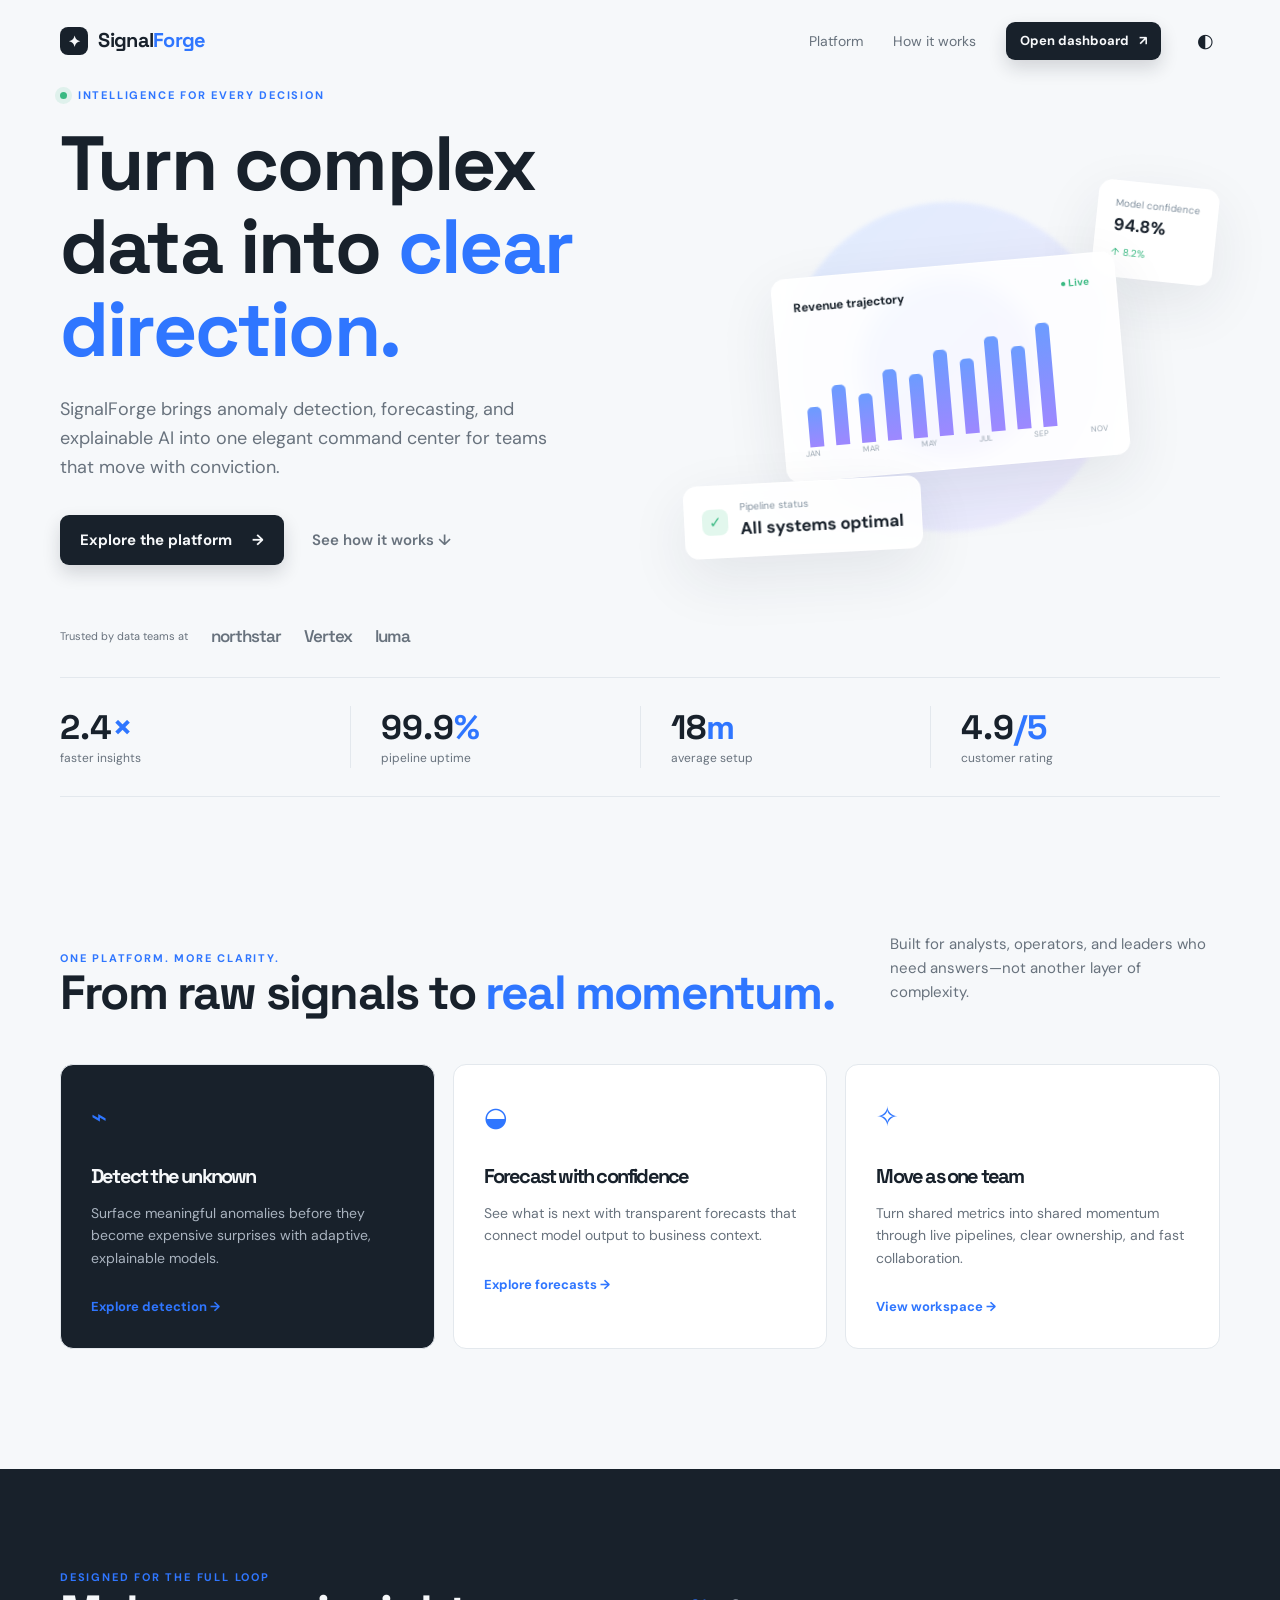
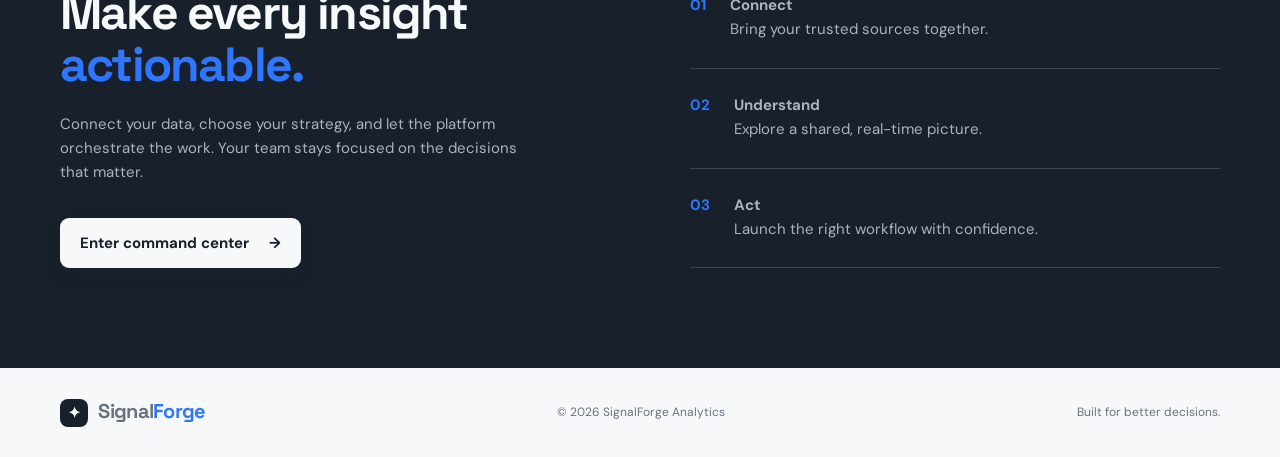
<file: frontend/index.html>
<!doctype html><html lang="en"><head><meta charset="utf-8"><meta name="viewport" content="width=device-width, initial-scale=1"><meta name="description" content="AI-powered analytics orchestration for modern data teams"><title>SignalForge | AI Analytics Platform</title><link rel="preconnect" href="https://fonts.googleapis.com"><link href="https://fonts.googleapis.com/css2?family=DM+Sans:wght@400;500;600;700&family=Space+Grotesk:wght@500;600;700&display=swap" rel="stylesheet"><link rel="stylesheet" href="css/style.css"></head><body><nav class="nav container"><a class="brand" href="index.html"><span class="brand-mark">✦</span> Signal<span>Forge</span></a><div class="nav-links"><a href="#features">Platform</a><a href="#workflow">How it works</a><a href="dashboard.html" class="btn btn-small">Open dashboard <span>↗</span></a><button class="icon-btn" data-theme-toggle aria-label="Toggle theme">◐</button></div><button class="menu-btn" aria-label="Open menu">☰</button></nav><main><section class="hero container"><div class="hero-copy"><div class="eyebrow"><span class="pulse"></span> Intelligence for every decision</div><h1>Turn complex data into <em>clear direction.</em></h1><p class="hero-lead">SignalForge brings anomaly detection, forecasting, and explainable AI into one elegant command center for teams that move with conviction.</p><div class="hero-actions"><a class="btn" href="dashboard.html">Explore the platform <span>→</span></a><a class="text-link" href="#workflow">See how it works <span>↓</span></a></div><div class="trust"><span>Trusted by data teams at</span><strong>northstar</strong><strong>Vertex</strong><strong>luma</strong></div></div><div class="hero-visual"><div class="orb orb-one"></div><div class="orb orb-two"></div><div class="mini-card card-top"><span class="mini-label">Model confidence</span><strong>94.8%</strong><span class="up">↑ 8.2%</span></div><div class="chart-card"><div class="chart-card-head"><span>Revenue trajectory</span><span class="live-dot">● Live</span></div><div class="sparkline"><span></span><span></span><span></span><span></span><span></span><span></span><span></span><span></span><span></span><span></span><i></i></div><div class="axis"><span>JAN</span><span>MAR</span><span>MAY</span><span>JUL</span><span>SEP</span><span>NOV</span></div></div><div class="mini-card card-bottom"><span class="status-check">✓</span><div><span class="mini-label">Pipeline status</span><strong>All systems optimal</strong></div></div></div></section><section class="stats container"><div><strong>2.4<span>×</span></strong><span>faster insights</span></div><div><strong>99.9<span>%</span></strong><span>pipeline uptime</span></div><div><strong>18<span>m</span></strong><span>average setup</span></div><div><strong>4.9<span>/5</span></strong><span>customer rating</span></div></section><section class="section container" id="features"><div class="section-heading"><div><div class="eyebrow">One platform. More clarity.</div><h2>From raw signals to <em>real momentum.</em></h2></div><p>Built for analysts, operators, and leaders who need answers—not another layer of complexity.</p></div><div class="feature-grid"><article class="feature-card accent"><div class="feature-icon">⌁</div><h3>Detect the unknown</h3><p>Surface meaningful anomalies before they become expensive surprises with adaptive, explainable models.</p><a href="dashboard.html">Explore detection <span>→</span></a></article><article class="feature-card"><div class="feature-icon">◒</div><h3>Forecast with confidence</h3><p>See what is next with transparent forecasts that connect model output to business context.</p><a href="dashboard.html">Explore forecasts <span>→</span></a></article><article class="feature-card"><div class="feature-icon">✧</div><h3>Move as one team</h3><p>Turn shared metrics into shared momentum through live pipelines, clear ownership, and fast collaboration.</p><a href="dashboard.html">View workspace <span>→</span></a></article></div></section><section class="workflow" id="workflow"><div class="container workflow-inner"><div class="workflow-copy"><div class="eyebrow">Designed for the full loop</div><h2>Make every insight <em>actionable.</em></h2><p>Connect your data, choose your strategy, and let the platform orchestrate the work. Your team stays focused on the decisions that matter.</p><a class="btn btn-light" href="dashboard.html">Enter command center <span>→</span></a></div><div class="steps"><div><b>01</b><span><strong>Connect</strong> Bring your trusted sources together.</span></div><div><b>02</b><span><strong>Understand</strong> Explore a shared, real-time picture.</span></div><div><b>03</b><span><strong>Act</strong> Launch the right workflow with confidence.</span></div></div></div></section></main><footer class="footer container"><a class="brand" href="index.html"><span class="brand-mark">✦</span> Signal<span>Forge</span></a><span>© 2026 SignalForge Analytics</span><span>Built for better decisions.</span></footer><script src="js/theme.js"></script><script src="js/app.js"></script></body></html>
</file>
<file: frontend/css/style.css>
:root{--ink:#18212b;--muted:#68727d;--paper:#f6f8fa;--surface:#fff;--line:#e3e8ed;--blue:#2f76ff;--purple:#8067f2;--orange:#ff9a62;--green:#39b982;--shadow:0 20px 60px rgba(29,45,65,.09)}[data-theme=dark]{--ink:#e9eef5;--muted:#94a1b0;--paper:#111820;--surface:#19232d;--line:#2b3946;--shadow:0 20px 60px rgba(0,0,0,.2)}*{box-sizing:border-box}html{scroll-behavior:smooth}body{margin:0;background:var(--paper);color:var(--ink);font:15px 'DM Sans',sans-serif;line-height:1.6;transition:background .25s,color .25s}a{color:inherit;text-decoration:none}.container{width:min(1160px,calc(100% - 48px));margin:auto}.nav{height:82px;display:flex;align-items:center;justify-content:space-between}.brand{font:700 20px 'Space Grotesk';letter-spacing:-.7px}.brand span:last-child{color:var(--blue)}.brand-mark{display:inline-grid;place-items:center;width:28px;height:28px;margin-right:6px;background:var(--ink);color:var(--paper);border-radius:8px;font-size:15px}.nav-links{display:flex;align-items:center;gap:30px;color:var(--muted);font-size:14px}.nav-links a:hover,.text-link:hover{color:var(--blue)}.btn{display:inline-flex;align-items:center;gap:20px;padding:13px 20px;border:0;border-radius:9px;background:var(--ink);color:var(--paper);font-weight:700;cursor:pointer;box-shadow:0 8px 18px rgba(24,33,43,.16);transition:transform .2s,box-shadow .2s}.btn:hover{transform:translateY(-2px);box-shadow:0 13px 26px rgba(24,33,43,.2)}.btn-small{padding:9px 14px;gap:10px;font-size:13px}.icon-btn,.menu-btn{border:0;background:transparent;color:var(--ink);cursor:pointer;font-size:19px}.menu-btn{display:none}.hero{min-height:570px;display:grid;grid-template-columns:1fr 1fr;gap:80px;align-items:center}.eyebrow{text-transform:uppercase;letter-spacing:1.8px;color:var(--blue);font-size:11px;font-weight:700}.pulse,.live-dot{display:inline-block;color:var(--green);margin-right:6px}.pulse{width:7px;height:7px;border-radius:50%;background:var(--green);box-shadow:0 0 0 5px rgba(57,185,130,.12)}h1,h2,h3{font-family:'Space Grotesk';line-height:1.08;letter-spacing:-1.8px;margin:0}h1{font-size:clamp(48px,6vw,77px);max-width:650px;margin:18px 0 24px}em{font-style:normal;color:var(--blue)}h2{font-size:clamp(32px,4vw,48px)}.hero-lead{font-size:18px;color:var(--muted);max-width:510px}.hero-actions{display:flex;align-items:center;gap:28px;margin-top:34px}.text-link{color:var(--muted);font-weight:600}.trust{display:flex;gap:23px;align-items:center;margin-top:60px;color:var(--muted);font-size:11px}.trust strong{color:var(--muted);font:600 17px 'Space Grotesk';letter-spacing:-1px}.hero-visual{height:410px;position:relative;display:grid;place-items:center}.orb{position:absolute;border-radius:50%;filter:blur(2px)}.orb-one{width:330px;height:330px;background:linear-gradient(135deg,#d9e7ff,#ece7ff);opacity:.75}.orb-two{width:180px;height:180px;background:linear-gradient(135deg,#8eb8ff,#a28cf4);opacity:.85}.chart-card,.mini-card{position:absolute;background:rgba(255,255,255,.9);border:1px solid rgba(255,255,255,.75);box-shadow:var(--shadow);border-radius:14px;backdrop-filter:blur(10px)}.chart-card{width:345px;padding:20px;transform:rotate(-5deg)}.chart-card-head{display:flex;justify-content:space-between;font-weight:700;font-size:12px}.live-dot{font-size:10px}.sparkline{height:130px;display:flex;align-items:end;gap:12px;padding:20px 5px 0}.sparkline span{width:14px;border-radius:5px 5px 0 0;background:linear-gradient(#6b9cff,#9e88ff);height:var(--h,60%)}.sparkline span:nth-child(1){height:37%}.sparkline span:nth-child(2){height:55%}.sparkline span:nth-child(3){height:45%}.sparkline span:nth-child(4){height:65%}.sparkline span:nth-child(5){height:58%}.sparkline span:nth-child(6){height:78%}.sparkline span:nth-child(7){height:68%}.sparkline span:nth-child(8){height:87%}.sparkline span:nth-child(9){height:76%}.sparkline span:nth-child(10){height:95%}.axis{display:flex;justify-content:space-between;color:#98a4b0;font-size:8px}.mini-card{padding:14px 17px;display:flex;gap:12px;align-items:center}.card-top{top:22px;right:4px;display:block;transform:rotate(6deg)}.card-bottom{bottom:18px;left:4px;transform:rotate(-3deg)}.mini-label{display:block;color:#81909e;font-size:10px}.mini-card strong{display:block;font-size:17px}.up{color:var(--green);font-size:10px}.status-check{display:grid;place-items:center;width:26px;height:26px;border-radius:8px;color:var(--green);background:#e2f7ed}.stats{display:grid;grid-template-columns:repeat(4,1fr);border-top:1px solid var(--line);border-bottom:1px solid var(--line);padding:28px 0;margin-top:25px}.stats div{padding-left:30px;border-left:1px solid var(--line)}.stats div:first-child{padding-left:0;border:0}.stats strong,.stats span{display:block}.stats strong{font:700 34px 'Space Grotesk'}.stats strong span{display:inline;color:var(--blue)}.stats div>span{color:var(--muted);font-size:12px}.section{padding:120px 0}.section-heading{display:flex;justify-content:space-between;align-items:end;margin-bottom:45px}.section-heading p{max-width:330px;color:var(--muted)}.feature-grid{display:grid;grid-template-columns:repeat(3,1fr);gap:18px}.feature-card{padding:30px;background:var(--surface);border:1px solid var(--line);border-radius:13px;min-height:260px}.feature-card.accent{background:var(--ink);color:var(--paper)}.feature-icon{font-size:27px;color:var(--blue);margin-bottom:28px}.feature-card h3{font-size:20px;margin-bottom:12px}.feature-card p{color:var(--muted);font-size:14px}.feature-card.accent p{color:#a9b3bf}.feature-card a{display:inline-block;margin-top:14px;color:var(--blue);font-weight:700;font-size:13px}.workflow{background:var(--ink);color:var(--paper);padding:100px 0}.workflow-inner{display:grid;grid-template-columns:1fr 1fr;gap:100px}.workflow-copy p{color:#a9b3bf;max-width:470px;margin:22px 0 34px}.btn-light{background:var(--paper);color:var(--ink)}.steps{display:grid;gap:0}.steps div{display:flex;gap:24px;border-bottom:1px solid #3b4651;padding:24px 0}.steps b{color:var(--blue)}.steps strong{display:block}.steps span{color:#a9b3bf}.footer{display:flex;justify-content:space-between;align-items:center;padding:30px 0;color:var(--muted);font-size:12px}@media(max-width:800px){.nav-links{display:none}.menu-btn{display:block}.hero{grid-template-columns:1fr;gap:10px;padding-top:45px}.hero-visual{height:340px}.stats{grid-template-columns:repeat(2,1fr);gap:25px}.stats div{padding-left:0;border:0}.section{padding:80px 0}.section-heading,.workflow-inner{display:block}.section-heading p{margin-top:20px}.feature-grid{grid-template-columns:1fr}.workflow-copy{margin-bottom:40px}.footer{display:grid;gap:14px}.trust{flex-wrap:wrap;margin-top:40px}}
</file>
